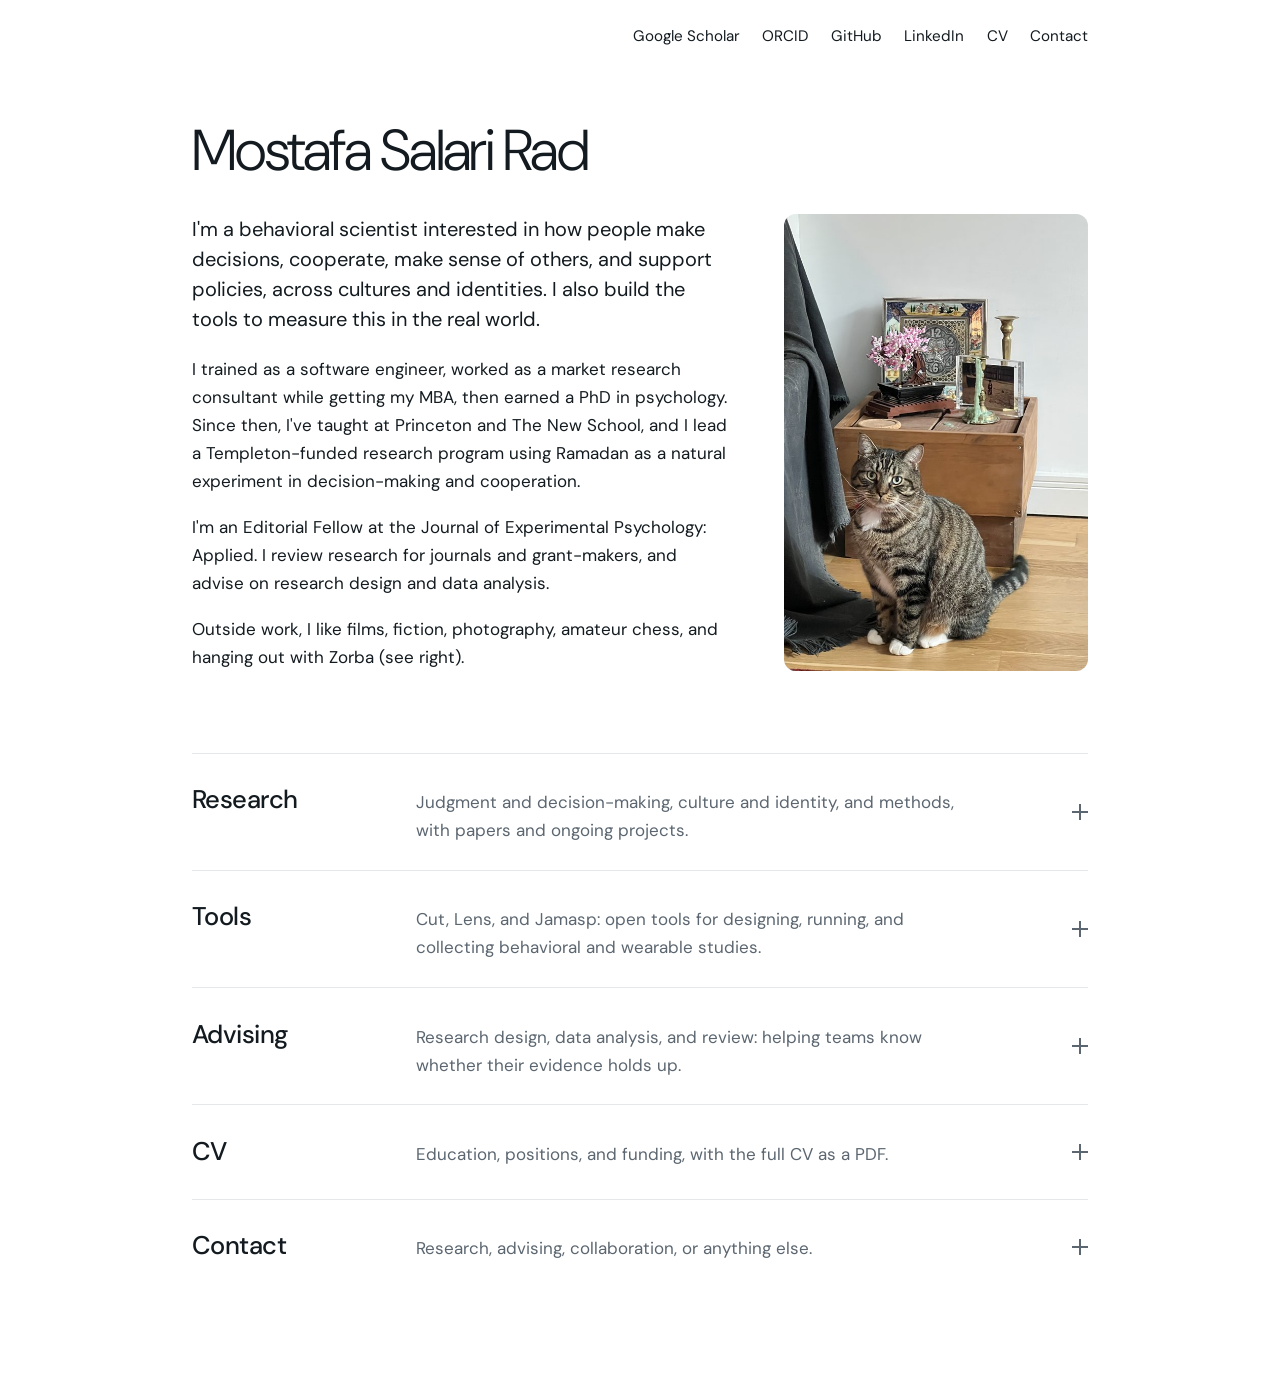
<file: index.html>
<!doctype html>
<html lang="en">
<head>
<meta charset="utf-8">
<meta name="viewport" content="width=device-width, initial-scale=1, viewport-fit=cover">
<title>Mostafa Salari Rad</title>
<meta name="description" content="Behavioral scientist studying decision-making, self-regulation, cooperation, and social cognition across cultures, and building tools to measure them.">
<link rel="canonical" href="https://salarirad.github.io/">
<link rel="icon" href="favicon-32.png" type="image/png" sizes="32x32">
<link rel="apple-touch-icon" href="apple-touch-icon.png">
<meta name="theme-color" content="#ffffff">
<meta property="og:type" content="website">
<meta property="og:site_name" content="Mostafa Salari Rad">
<meta property="og:title" content="Mostafa Salari Rad">
<meta property="og:description" content="Behavioral scientist studying decision-making, self-regulation, cooperation, and social cognition across cultures, and building tools to measure them.">
<meta property="og:url" content="https://salarirad.github.io/">
<meta property="og:image" content="https://salarirad.github.io/images/og.png">
<meta property="og:image:width" content="1200">
<meta property="og:image:height" content="630">
<meta property="og:image:alt" content="Mostafa Salari Rad: behavioral scientist studying decision-making, self-regulation, cooperation, and social cognition across cultures.">
<meta name="twitter:card" content="summary_large_image">
<link rel="preconnect" href="https://fonts.googleapis.com">
<link rel="preconnect" href="https://fonts.gstatic.com" crossorigin>
<link rel="stylesheet" href="https://fonts.googleapis.com/css2?family=DM+Mono:wght@400;500&family=DM+Sans:ital,opsz,wght@0,9..40,300;0,9..40,400;0,9..40,500;0,9..40,700;1,9..40,400&display=swap">
<link rel="stylesheet" href="style.css">
<script type="application/ld+json">
{
 "@context": "https://schema.org",
 "@type": "Person",
 "name": "Mostafa Salari Rad",
 "givenName": "Mostafa Salari",
 "familyName": "Rad",
 "alternateName": ["M. S. Rad", "Mostafa S. Rad"],
 "url": "https://salarirad.github.io/",
 "jobTitle": "Behavioral scientist",
 "description": "Behavioral scientist studying decision-making, self-regulation, cooperation, and social cognition across cultures, and building tools to measure them.",
 "knowsAbout": [
  "Judgment and decision-making",
  "Self-regulation",
  "Cross-cultural psychology",
  "Social cognition",
  "Research methods",
  "Wearable data collection"
 ],
 "alumniOf": [
  {
   "@type": "CollegeOrUniversity",
   "name": "The New School for Social Research"
  },
  {
   "@type": "CollegeOrUniversity",
   "name": "Sharif University of Technology"
  },
  {
   "@type": "CollegeOrUniversity",
   "name": "Amirkabir University of Technology"
  }
 ],
 "sameAs": [
  "https://scholar.google.com/citations?user=LlGgZYEAAAAJ",
  "https://orcid.org/0000-0003-4591-8678",
  "https://github.com/salarirad",
  "https://www.linkedin.com/in/mostafa-salari-rad-49074a20"
 ]
}
</script>
<script data-goatcounter="https://salarirad.goatcounter.com/count" async src="https://gc.zgo.at/count.js"></script>
</head>
<body>
<div class="wrap">

<header class="site-head">
  <nav aria-label="Profiles and CV">
    <a href="https://scholar.google.com/citations?user=LlGgZYEAAAAJ&amp;hl=en">Google Scholar</a>
    <a href="https://orcid.org/0000-0003-4591-8678">ORCID</a>
    <a href="https://github.com/salarirad">GitHub</a>
    <a href="https://www.linkedin.com/in/mostafa-salari-rad-49074a20">LinkedIn</a>
    <a href="cv.pdf">CV</a>
    <a href="#contact">Contact</a>
  </nav>
</header>

<main>
  <section class="intro">
    <h1>Mostafa Salari Rad</h1>
    <div class="bio">
      <p class="lede">I'm a behavioral scientist interested in how people make decisions, cooperate, make sense of others, and support policies, across cultures and identities. I also build the tools to measure this in the real world.</p>
      <p>I trained as a software engineer, worked as a market research consultant while getting my MBA, then earned a PhD in psychology. Since then, I've taught at Princeton and The New School, and I lead a Templeton-funded research program using Ramadan as a natural experiment in decision-making and cooperation.</p>
      <p>I'm an Editorial Fellow at the Journal of Experimental Psychology: Applied. I review research for journals and grant-makers, and advise on research design and data analysis.</p>
      <p>Outside work, I like films, fiction, photography, amateur chess, and hanging out with Zorba (see <span class="on-wide">right</span><span class="on-narrow">below</span>).</p>
    </div>
    <figure class="zorba">
      <img src="images/zorba-600.jpg" srcset="images/zorba-600.jpg 600w, images/zorba-1200.jpg 1200w" sizes="(max-width: 720px) min(100vw, 28rem), 19rem" width="600" height="900" alt="Zorba, a brown tabby cat with white paws, sitting on a wooden floor in front of a wooden crate." decoding="async">
    </figure>
  </section>

  <section class="doors" aria-label="Sections">
    <details class="door" id="research">
      <summary>
        <h2>Research</h2>
        <p class="teaser">Judgment and decision-making, culture and identity, and methods, with papers and ongoing projects.</p>
        <p class="lede">My research moves from the self to society, in three areas: how people make decisions and pursue their goals; how they perceive and categorize others, and how everyday beliefs and practices, like folk theories and rituals, shape cooperation, relationships, and policy views; and the methods and tools that let us study this beyond the lab. Across all three, I ask how much of it is cultural.</p>
        <span class="mark" aria-hidden="true"></span>
      </summary>
      <div class="panel">

      <details class="pillar" id="judgment">
        <summary>
          <h3>Judgment and decision-making</h3>
          <span class="count">5 papers</span>
          <span class="mark" aria-hidden="true"></span>
        </summary>
        <ul class="papers">
          <li class="paper">
            <h4><a href="https://doi.org/10.1080/2153599X.2025.2487277">Self-deprivation and cognition in Ramadan: Could fasting practice improve inhibitory control?</a></h4>
            <p class="cite">Religion, Brain &amp; Behavior, 2025</p>
            <p class="why">Over the month, fasters improved more in inhibitory control than non-fasters, especially those high in trait self-control.</p>
          </li>
          <li class="paper">
            <h4><a href="https://doi.org/10.1016/j.cresp.2023.100152">From self-deprivation to cooperation: How Ramadan fasting influences risk-aversion and decisions in resource dilemmas</a></h4>
            <p class="cite">Current Research in Ecological and Social Psychology, 2023 · <a href="papers/rad-2023-ramadan-cooperation-cresp.pdf">PDF</a></p>
            <p class="why">Fasting was linked to more risk-averse and more cooperative choices in anonymous resource dilemmas.</p>
          </li>
          <li class="paper">
            <h4><a href="https://doi.org/10.1037/mot0000310">Ramadan fasting as a goal-pursuit: Why people fast, and how motives affect their experience</a></h4>
            <p class="cite">Motivation Science, 2023</p>
            <p class="why">Why people fast shapes how hard the fast feels.</p>
          </li>
          <li class="paper">
            <h4><a href="https://doi.org/10.1177/01461672211070385">Temporary self-deprivation can impair cognitive control: Evidence from the Ramadan fast</a></h4>
            <p class="cite">Personality and Social Psychology Bulletin, 2022. Rad et al.</p>
            <p class="why">Food reminders made Ramadan fasters slower and less accurate on an unrelated control task, so chosen deprivation still taxes attention.</p>
          </li>
          <li class="paper">
            <h4><a href="https://doi.org/10.1017/S0140525X1700108X">Loss of control is not necessary to induce behavioral consequences of deprivation: The case of religious fasting during Ramadan</a></h4>
            <p class="cite">Behavioral and Brain Sciences, 2017. With Ginges · <a href="papers/rad-ginges-2017-bbs-commentary.pdf">PDF</a></p>
            <p class="why">Self-imposed deprivation produces risk and loss aversion even when people are in control, which challenges scarcity-only accounts.</p>
          </li>
        </ul>
      </details>

      <details class="pillar" id="culture">
        <summary>
          <h3>Culture, identity, and politics</h3>
          <span class="count">7 papers</span>
          <span class="mark" aria-hidden="true"></span>
        </summary>
        <ul class="papers">
          <li class="paper">
            <h4><a href="https://doi.org/10.5964/jspp.16905">Misperceptions in protest affect and action among resident and diaspora activists: Online versus on-the-ground in the 2009–2012 Iranian post-election protests</a></h4>
            <p class="cite">Journal of Social and Political Psychology, 2026 · <a href="papers/rad-2026-protest-misperceptions-jspp.pdf">PDF</a></p>
            <p class="why">Resident and diaspora activists from Iran's 2009 protests experienced them similarly, yet each misread the other: diaspora members imagined protests felt worse on the ground, and residents saw diaspora activists as focused on mechanics rather than purpose.</p>
          </li>
          <li class="paper">
            <h4><a href="https://doi.org/10.1371/journal.pone.0226967">Folk theories of gender and anti-transgender attitudes: Gender differences and policy preferences</a></h4>
            <p class="cite">PLoS ONE, 2019. Rad et al. · <a href="papers/rad-2019-folk-theories-gender-plos-one.pdf">PDF</a></p>
            <p class="why">Beliefs about what makes someone a man or a woman predict anti-transgender attitudes and policy preferences, and these differ by gender.</p>
          </li>
          <li class="paper">
            <h4><a href="https://doi.org/10.1073/pnas.1721165115">Toward a psychology of Homo sapiens: Making psychological science more representative of the human population</a></h4>
            <p class="cite">PNAS, 2018. Rad et al. · <a href="papers/rad-2018-psychology-of-homo-sapiens-pnas.pdf">PDF</a></p>
            <p class="why">Nearly all research in a leading psychology journal relies on Western samples yet generalizes to all humans; we proposed concrete reporting fixes.</p>
          </li>
          <li class="paper">
            <h4><a href="https://doi.org/10.1038/s41562-018-0334-3">Folk theories of nationality and anti-immigrant attitudes</a></h4>
            <p class="cite">Nature Human Behaviour, 2018. With Ginges</p>
            <p class="why">How people think nationality is acquired, by birth or by belonging, predicts their attitudes toward immigrants.</p>
          </li>
          <li class="paper">
            <h4><a href="https://doi.org/10.1002/ejsp.2326">The role of retributive justice and the use of international criminal tribunals in post-conflict reconciliation</a></h4>
            <p class="cite">European Journal of Social Psychology, 2018. Li et al.</p>
            <p class="why">How support for international criminal tribunals and retributive justice relates to reconciliation after conflict.</p>
          </li>
          <li class="paper">
            <h4><a href="https://drive.google.com/file/d/1GqmUSwEQmfU14FwVYw8axXj2UMcpRIgB/view?usp=sharing">Private rituals, public in mind, and the shifting scope of religious prosociality: Evidence from Ramadan</a></h4>
            <p class="cite"><span class="status">Under review</span> · <a href="https://drive.google.com/file/d/1GqmUSwEQmfU14FwVYw8axXj2UMcpRIgB/view?usp=sharing">Preprint</a></p>
            <p class="why">Fasting itself didn't make people more generous; making it salient did, and group-identity cues made giving parochial.</p>
          </li>
          <li class="paper">
            <h4><a href="https://osf.io/preprints/psyarxiv/jfysp">Directional asymmetry in reasoning about national and religious identity is category-specific: Evidence from Palestine, Israel, and the United States</a></h4>
            <p class="cite"><span class="status">Preprint</span>. With Ginges · <a href="https://osf.io/preprints/psyarxiv/jfysp">PsyArXiv</a></p>
            <p class="why">How people in Palestine, Israel, and the US think religious and national identity is inherited, and what that predicts.</p>
          </li>
        </ul>
      </details>

      <details class="pillar" id="methods">
        <summary>
          <h3>Methods</h3>
          <span class="count">2 papers</span>
          <span class="mark" aria-hidden="true"></span>
        </summary>
        <ul class="papers">
          <li class="paper">
            <h4><a href="https://drive.google.com/file/d/1_G2iBVuH57f477fYBTbti4zwpX02dwOZ/view?usp=sharing">Collecting data from wearable-device owners via crowdsourcing platforms: Architecture and feasibility</a></h4>
            <p class="cite"><span class="status">Under review</span>. With Radmanesh · <a href="https://drive.google.com/file/d/1_G2iBVuH57f477fYBTbti4zwpX02dwOZ/view?usp=sharing">Preprint</a></p>
            <p class="why">Recruiting people who already own Fitbits through Prolific yielded high data completeness across heart rate, sleep, and activity over 65 days.</p>
          </li>
          <li class="paper">
            <h4><a href="https://doi.org/10.23668/psycharchives.22649">Introducing Cut: An online platform for conducting synchronous interactive experiments</a></h4>
            <p class="cite"><span class="status">Poster</span>, SJDM 2016. With Ansarinia and Ginges</p>
            <p class="why">Cut ran interactive games inside surveys; its case study had 800 ultimatum games played by voters around the 2016 election.</p>
          </li>
        </ul>
      </details>

      <details class="pillar" id="ramadan">
        <summary>
          <h3>Ramadan as a natural experiment</h3>
          <span class="count">Program</span>
          <span class="mark" aria-hidden="true"></span>
        </summary>
        <div class="program">
          <p>Each year, hundreds of millions of people fast from dawn to sunset for a month. I lead a research program that uses Ramadan to study self-regulation, cognition, and cooperation outside the lab, supported by a $499,887 grant from the Templeton World Charity Foundation.</p>
        <p class="meta"><a href="https://salarirad.github.io/ramadan-mind/">Explore the program and its studies</a>. <a href="https://www.templetonworldcharity.org/projects-resources/project-database/30295">Project page at the Templeton World Charity Foundation</a>. In the media: <a href="https://www.templetonworldcharity.org/blog/divine-secrets-of-the-ramadan-fast-with-dr-mostafa-salari-rad-podcast">Stories of Impact podcast</a>, 2025.</p>
        </div>
      </details>

      <p class="more">The full list is on <a href="https://scholar.google.com/citations?user=LlGgZYEAAAAJ&amp;hl=en">Google Scholar</a>.</p>
      </div>
    </details>
    <details class="door" id="tools">
      <summary>
        <h2>Tools</h2>
        <p class="teaser">Cut, Lens, and Jamasp: open tools for designing, running, and collecting behavioral and wearable studies.</p>
        <p class="lede">I build open tools that take behavioral research out of the lab: design and run studies in the browser, and collect real-world data from wearables.</p>
        <span class="mark" aria-hidden="true"></span>
      </summary>
      <div class="panel">
        <section class="tools" aria-label="Tools">
        <article class="tool">
          <div>
            <h3>Jamasp</h3>
            <p class="years">Current</p>
          </div>
          <div>
            <p>Recruits people who already own wearables and collects their heart rate, sleep, and activity data, from consent through to an analysis-ready database. It pulls data both retroactively and going forward, for whatever period a study needs, and now connects through the Google Health API, beyond Fitbit.</p>
            <p>Researchers can query their data in plain language through a built-in chat assistant powered by Gemini.</p>
            <p>In a 65-day pilot with 41 Fitbit owners recruited through Prolific, Jamasp kept data completeness high across all three streams.</p>
            <p class="links"><a href="https://jamasp.app">jamasp.app</a> <a href="https://github.com/cutsocial/jamasp-public">Code and data from the pilot</a></p>
          </div>
          <figure class="shot"><a href="images/tool-jamasp.jpg" aria-label="Open the full-size image"><img src="images/tool-jamasp.jpg" width="800" height="621" alt="The Jamasp researcher dashboard: participants, wear time, resting heart rate, sleep and steps, with charts of heart rate and steps by hour of day." loading="lazy" decoding="async"></a></figure>
        </article>

        <article class="tool">
          <div>
            <h3>Lens</h3>
            <p class="years">Co-creator, 2018–present</p>
          </div>
          <div>
            <p>Mix surveys with interactive tasks, from risk and inhibition to memory and economic games, in one study file that runs in any browser, in any language. Lens 2.0 also runs live multiplayer games, matching participants in real time inside a survey. Funded by The New School, APS, and the Templeton World Charity Foundation, and used across my Ramadan studies.</p>
            <p class="links"><a href="https://cut.social/demo.html">Try the tasks</a> <a href="https://lens.cut.social/#/builder">Study builder</a> <a href="https://github.com/cutsocial/lens">Source on GitHub</a></p>
          </div>
          <figure class="shot"><a href="images/tool-lens.jpg" aria-label="Open the full-size image"><img src="images/tool-lens.jpg" width="800" height="500" alt="Three Lens tasks on a phone: a Stroop trial, the balloon risk task, and an ultimatum game where tokens are split between players." loading="lazy" decoding="async"></a></figure>
        </article>

        <article class="tool">
          <div>
            <h3>Cut</h3>
            <p class="years">2014–2018, Lens's predecessor</p>
          </div>
          <div>
            <p>A full experiment platform with real-time multiplayer games: participants were matched live for ultimatum and dictator games, with configurable bots stepping in when no partner was available. It also included a visual study designer, Mechanical Turk management, and multilingual support. It ran our early Ramadan studies and a 2016 election study. Its live games now run in Lens.</p>
            <p class="links"><a href="https://cut.social/about.html">History on cut.social</a> <a href="https://doi.org/10.23668/psycharchives.22649">2016 SJDM poster</a></p>
          </div>
          <figure class="shot"><a href="images/tool-cut.jpg" aria-label="Open the full-size image"><img src="images/tool-cut.jpg" width="800" height="350" alt="Cut's ultimatum game: the participant and the other player each with a share of cupcakes, a scoreboard, and a Next Round button." loading="lazy" decoding="async"></a></figure>
        </article>
      </section>
      </div>
    </details>
    <details class="door" id="advising">
      <summary>
        <h2>Advising</h2>
        <p class="teaser">Research design, data analysis, and review: helping teams know whether their evidence holds up.</p>
        <p class="lede">I help teams design research and judge whether their evidence holds up, before they fund it, publish it, or act on it.</p>
        <span class="mark" aria-hidden="true"></span>
      </summary>
      <div class="panel">
        <section class="offers" aria-label="What I do">
        <div class="offer">
          <h3>Research design</h3>
          <p>Experiments, surveys, and measurement, including online and wearable studies.</p>
        </div>
        <div class="offer">
          <h3>Data analysis</h3>
          <p>Statistical modeling in R, SQL, and Python, from cleaning messy data to a clear answer.</p>
        </div>
        <div class="offer">
          <h3>Research review</h3>
          <p>Evaluating studies, proposals, and evidence claims, including internal studies, vendor reports, and A/B tests.</p>
        </div>
        <div class="offer">
          <h3>Workshops and training</h3>
          <p>Data literacy for non-researchers: reading data, spotting weak evidence, and asking the right questions. Also statistics, research methods, and decision-making for teams.</p>
        </div>
      </section>
      </div>
    </details>
    <details class="door" id="cv">
      <summary>
        <h2>CV</h2>
        <p class="teaser">Education, positions, and funding, with the full CV as a PDF.</p>
        <p class="lede">Education, positions, and funding at a glance. The full CV adds publications, talks, teaching, and service.</p>
        <span class="mark" aria-hidden="true"></span>
      </summary>
      <div class="panel">
        <p class="cv-download"><a href="cv.pdf">Download the full CV (PDF)</a></p>
        <section class="cv-group" aria-labelledby="cv-positions">
          <h3 id="cv-positions">Positions</h3>
          <ul>
            <li><span>Editorial Fellow, <cite>Journal of Experimental Psychology: Applied</cite></span><span class="when">2026–present</span></li>
            <li><span>Founder, Jamasp</span><span class="when">2024–present</span></li>
            <li><span>Principal Investigator, Templeton World Charity Foundation grant on the Ramadan fast</span><span class="when">2022–2026</span></li>
            <li><span>Research Fellow and Lecturer in Statistics, The New School for Social Research</span><span class="when">2021–2026</span></li>
            <li><span>Lecturer, Department of Psychology, Princeton University</span><span class="when">2020–2021</span></li>
            <li><span>Co-founder, Lens</span><span class="when">2018–present</span></li>
            <li><span>Postdoctoral Research Associate, Kahneman-Treisman Center for Behavioral Science &amp; Public Policy, Princeton University</span><span class="when">2017–2019</span></li>
            <li><span>Postdoctoral Fellow, Department of Psychology, The New School for Social Research</span><span class="when">2016–2017</span></li>
          </ul>
        </section>
        <section class="cv-group" aria-labelledby="cv-education">
          <h3 id="cv-education">Education</h3>
          <ul>
            <li><span>PhD in Cognitive, Social, and Developmental Psychology, The New School for Social Research</span><span class="when">2016</span></li>
            <li><span>MBA, Sharif University of Technology</span><span class="when">2010</span></li>
            <li><span>BSc in Computer Engineering, Amirkabir University of Technology (Tehran Polytechnic)</span><span class="when">2007</span></li>
          </ul>
        </section>
        <section class="cv-group" aria-labelledby="cv-funding">
          <h3 id="cv-funding">Funding</h3>
          <ul>
            <li><span>Understanding the Psychological, Behavioral, and Social Outcomes of the Ramadan Fast. Principal Investigator, Templeton World Charity Foundation ($499,887)</span><span class="when">2022–2026</span></li>
            <li><span>APS Fund for Teaching and Public Understanding of Psychological Science ($5,000)</span><span class="when">2017</span></li>
            <li><span>New Challenge Social Innovation Initiative, The New School ($5,000)</span><span class="when">2015</span></li>
          </ul>
        </section>
      </div>
    </details>
    <details class="door" id="contact">
      <summary>
        <h2>Contact</h2>
        <p class="teaser">Research, advising, collaboration, or anything else.</p>
        <p class="lede">Send a message here and I'll reply by email.</p>
        <span class="mark" aria-hidden="true"></span>
      </summary>
      <div class="panel">
        <form class="contact-form" action="https://formspree.io/f/xnppldzn" method="POST">
          <div class="field">
            <label for="cf-name">Name</label>
            <input id="cf-name" name="name" type="text" autocomplete="name" required>
          </div>
          <div class="field">
            <label for="cf-email">Email</label>
            <input id="cf-email" name="email" type="email" autocomplete="email" required>
          </div>
          <div class="field field-wide">
            <label for="cf-message">Message</label>
            <textarea id="cf-message" name="message" rows="6" required></textarea>
          </div>
          <input type="text" name="_gotcha" class="trap" tabindex="-1" autocomplete="off" aria-hidden="true">
          <div class="form-foot">
            <button type="submit">Send message</button>
            <p class="form-status" role="status" aria-live="polite"></p>
          </div>
        </form>
      </div>
    </details>
  </section>

</main>


</div>
<script>
// Open a section from a link (#research etc.) and keep the address bar in step with what's open.
(function () {
  function openId(id, scroll) {
    var d = document.getElementById(id);
    if (!d || d.tagName !== 'DETAILS') return;
    for (var x = d; x; x = x.parentElement && x.parentElement.closest('details')) x.open = true;
    if (scroll) d.scrollIntoView({ block: 'start' });
  }
  openId(location.hash.slice(1), true);
  window.addEventListener('hashchange', function () { openId(location.hash.slice(1), true); });
  document.querySelectorAll('.site-head a[href^="#"]').forEach(function (a) {
    a.addEventListener('click', function (e) {
      e.preventDefault();
      var id = a.getAttribute('href').slice(1);
      openId(id, true);
      history.replaceState(null, '', '#' + id);
    });
  });
  document.querySelectorAll('details.door').forEach(function (d) {
    d.addEventListener('toggle', function () {
      if (d.open) history.replaceState(null, '', '#' + d.id);
      else if (location.hash === '#' + d.id) history.replaceState(null, '', location.pathname);
    });
  });
})();
</script>
<script>
// Contact form: send to Formspree in place and show the result under the button.
(function () {
  var f = document.querySelector('.contact-form');
  if (!f) return;
  var status = f.querySelector('.form-status'), btn = f.querySelector('button');
  f.addEventListener('submit', function (e) {
    e.preventDefault();
    btn.disabled = true; status.textContent = 'Sending…'; status.className = 'form-status';
    fetch(f.action, { method: 'POST', body: new FormData(f), headers: { Accept: 'application/json' } })
      .then(function (r) {
        if (!r.ok) throw new Error();
        f.reset(); status.textContent = 'Thanks, your message was sent.'; status.className = 'form-status ok';
      })
      .catch(function () {
        status.textContent = 'Sorry, that didn\u2019t go through. Please try again, or reach me on LinkedIn.'; status.className = 'form-status err';
      })
      .then(function () { btn.disabled = false; });
  });
})();
</script>
</body>
</html>
</file>
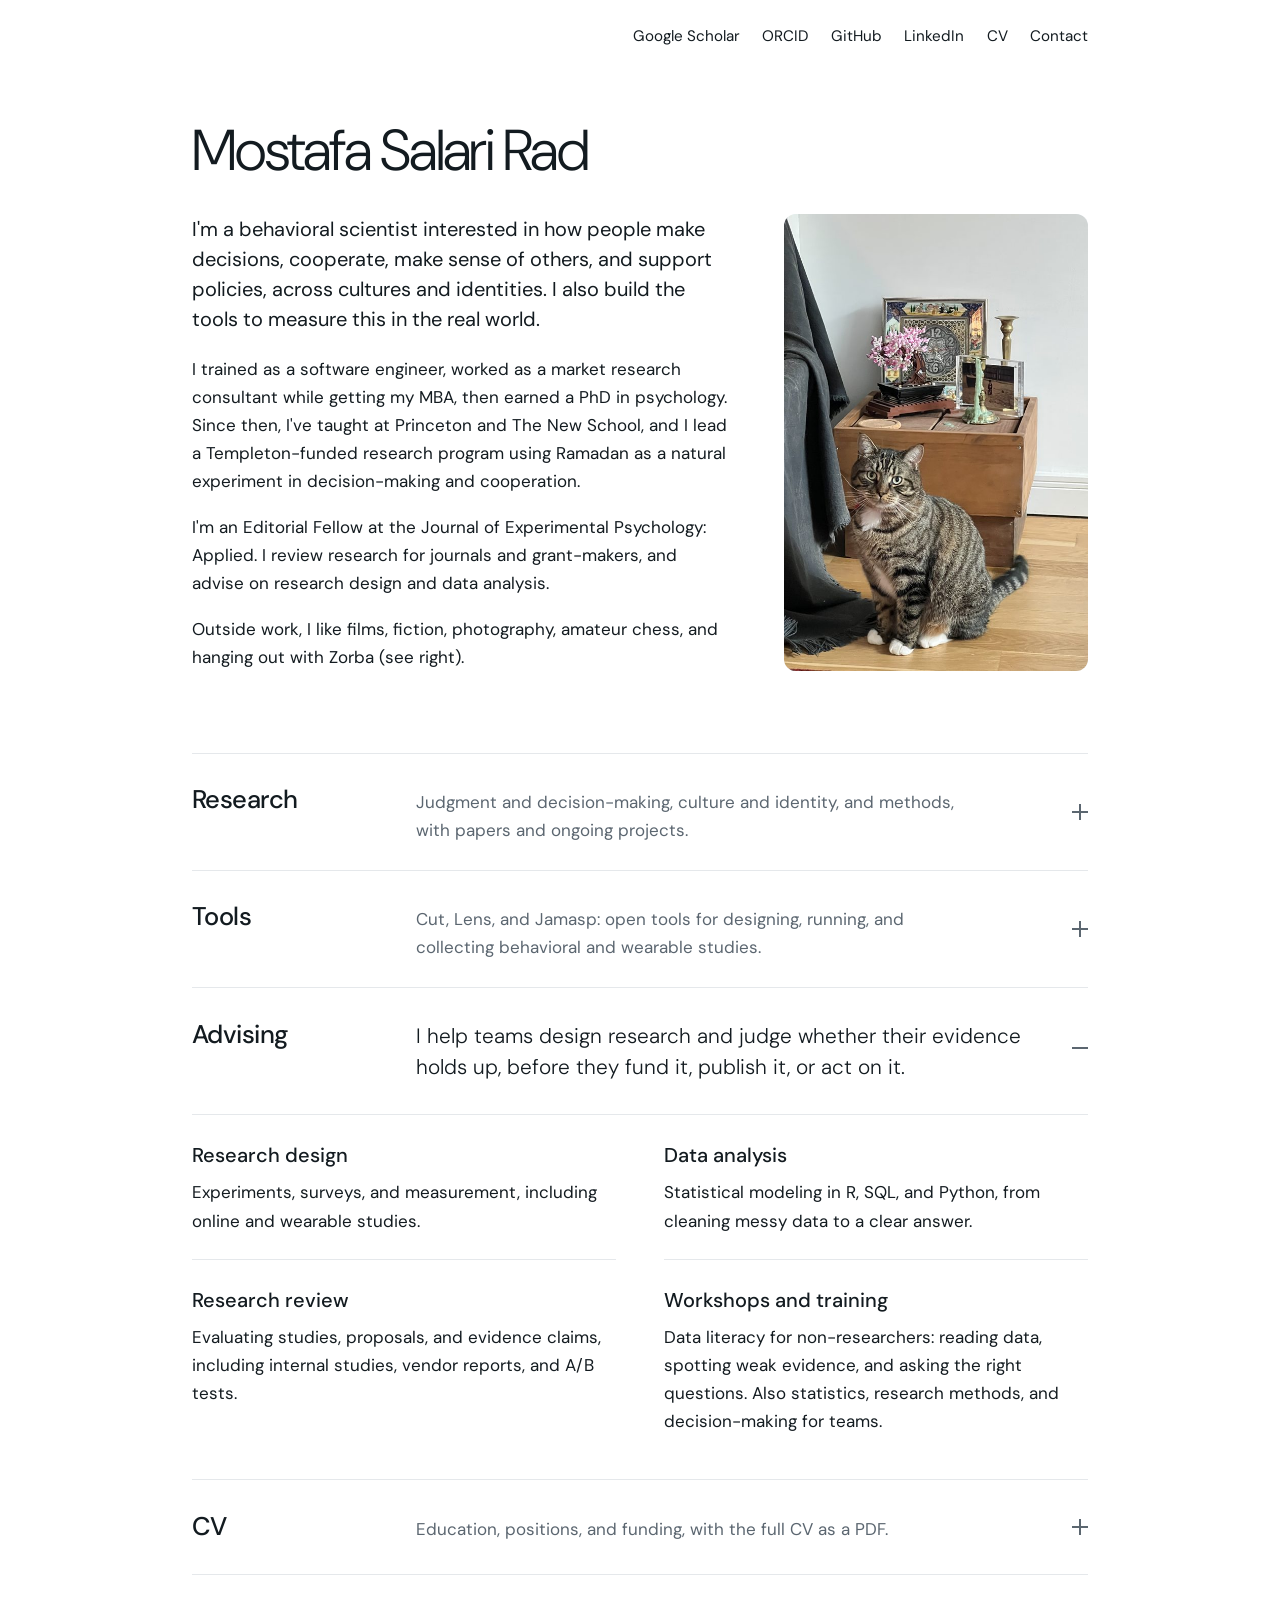
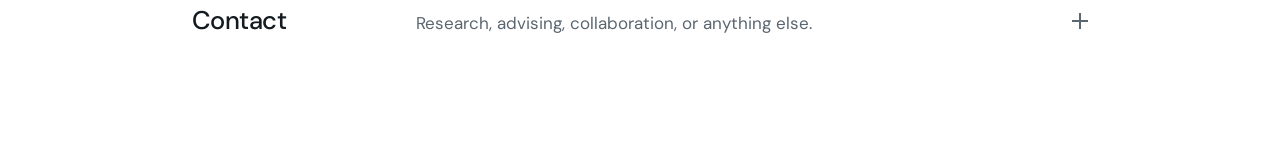
<file: advising.html>
<!doctype html>
<html lang="en">
<head>
<meta charset="utf-8">
<meta name="viewport" content="width=device-width, initial-scale=1, viewport-fit=cover">
<title>Advising · Mostafa Salari Rad</title>
<meta name="description" content="Research design, data analysis, research review, and data literacy training from behavioral scientist Mostafa Salari Rad.">
<link rel="icon" href="favicon-32.png" type="image/png" sizes="32x32">
<link rel="apple-touch-icon" href="apple-touch-icon.png">
<meta name="theme-color" content="#ffffff">
<meta property="og:type" content="website">
<meta property="og:site_name" content="Mostafa Salari Rad">
<meta property="og:title" content="Advising · Mostafa Salari Rad">
<meta property="og:description" content="Research design, data analysis, research review, and data literacy training from behavioral scientist Mostafa Salari Rad.">
<meta property="og:url" content="https://salarirad.github.io/advising.html">
<meta property="og:image" content="https://salarirad.github.io/images/og.png">
<meta property="og:image:width" content="1200">
<meta property="og:image:height" content="630">
<meta property="og:image:alt" content="Mostafa Salari Rad: behavioral scientist studying decision-making, self-regulation, cooperation, and social cognition across cultures.">
<meta name="twitter:card" content="summary_large_image">
<link rel="canonical" href="https://salarirad.github.io/">
<meta name="robots" content="noindex, follow">
<meta http-equiv="refresh" content="0; url=./#advising">
<script>location.replace('./#advising');</script>
</head>
<body>
<p>Advising is now part of the home page: <a href="./#advising">salarirad.github.io/#advising</a>.</p>
</body>
</html>
</file>
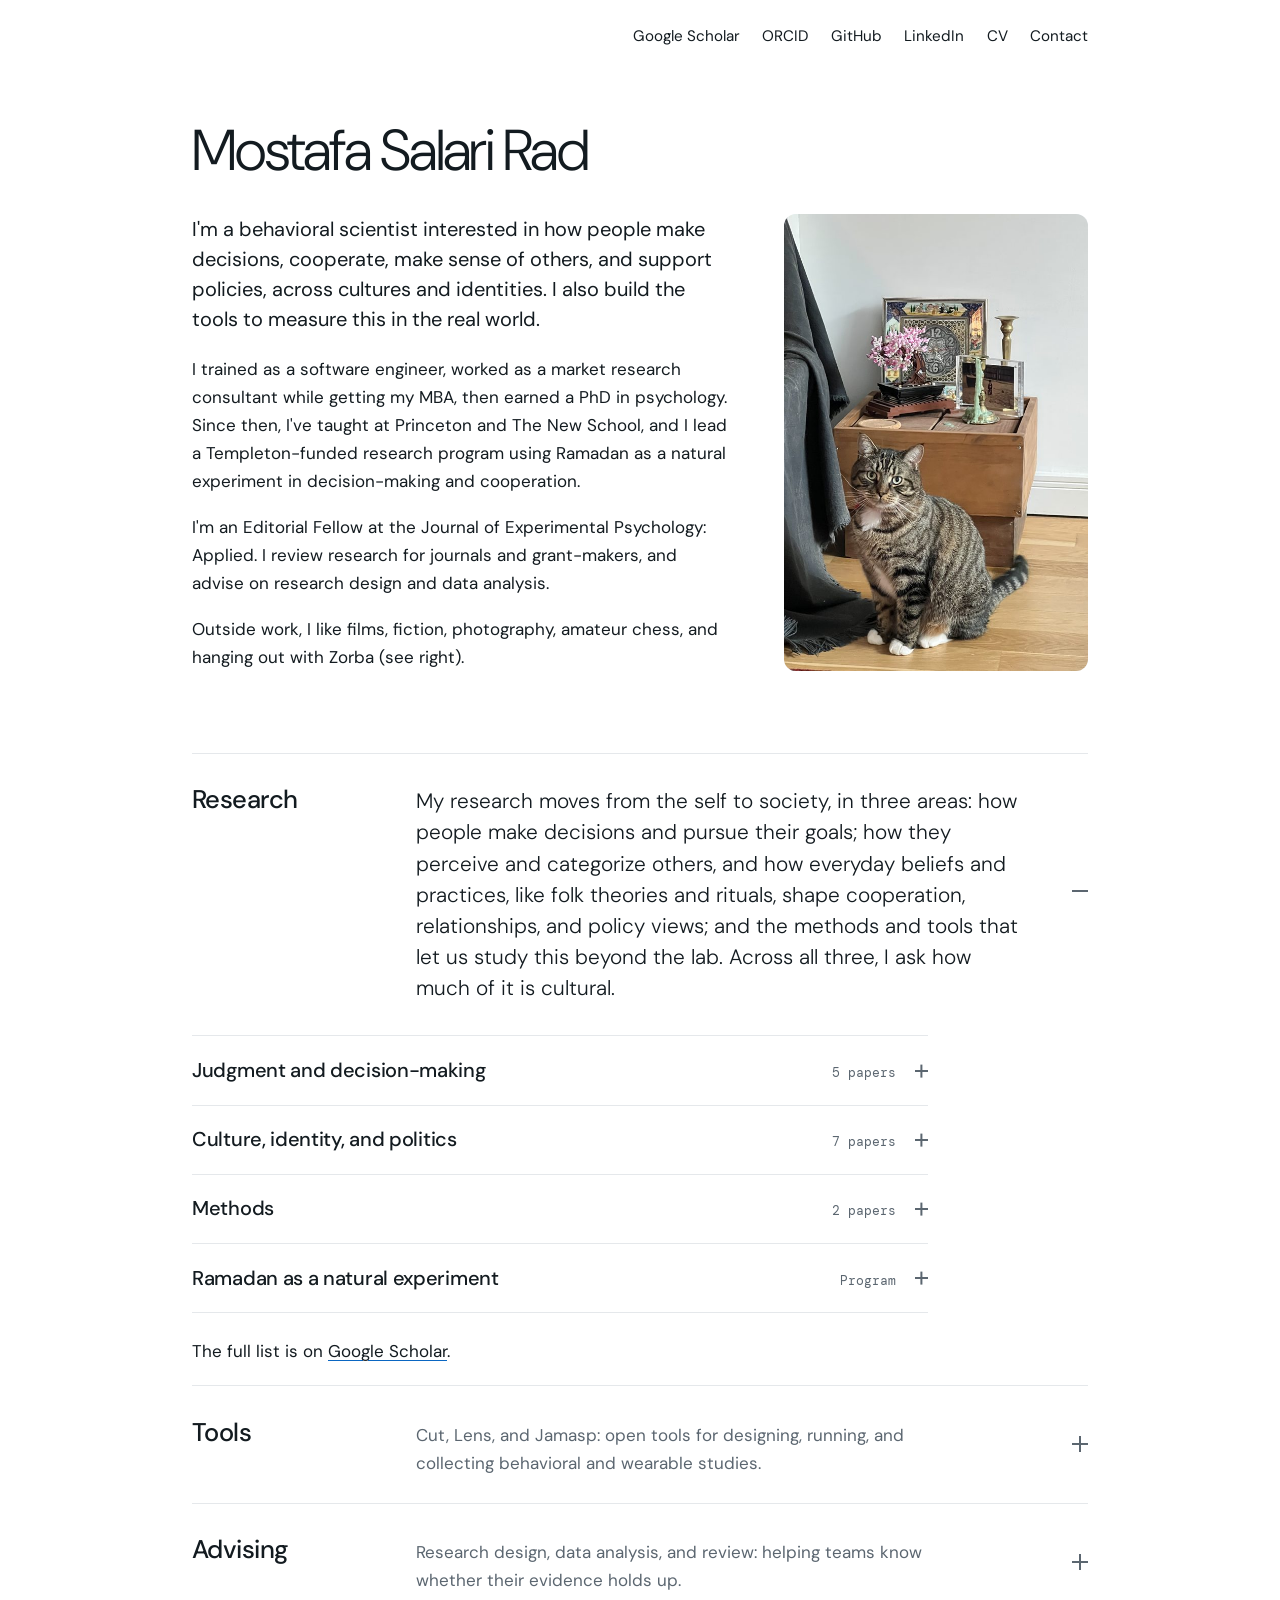
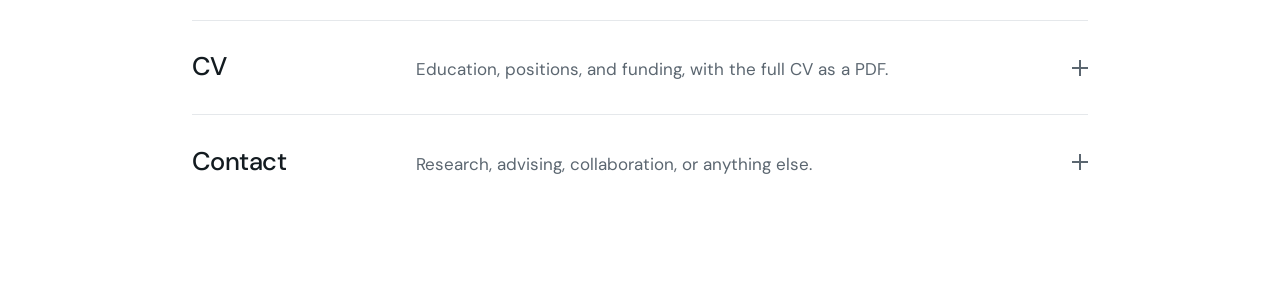
<file: research.html>
<!doctype html>
<html lang="en">
<head>
<meta charset="utf-8">
<meta name="viewport" content="width=device-width, initial-scale=1, viewport-fit=cover">
<title>Research · Mostafa Salari Rad</title>
<meta name="description" content="Research by Mostafa Salari Rad on decisions, goal pursuit, social cognition, cooperation, and policy views across cultures.">
<link rel="icon" href="favicon-32.png" type="image/png" sizes="32x32">
<link rel="apple-touch-icon" href="apple-touch-icon.png">
<meta name="theme-color" content="#ffffff">
<meta property="og:type" content="website">
<meta property="og:site_name" content="Mostafa Salari Rad">
<meta property="og:title" content="Research · Mostafa Salari Rad">
<meta property="og:description" content="Research by Mostafa Salari Rad on decisions, goal pursuit, social cognition, cooperation, and policy views across cultures.">
<meta property="og:url" content="https://salarirad.github.io/research.html">
<meta property="og:image" content="https://salarirad.github.io/images/og.png">
<meta property="og:image:width" content="1200">
<meta property="og:image:height" content="630">
<meta property="og:image:alt" content="Mostafa Salari Rad: behavioral scientist studying decision-making, self-regulation, cooperation, and social cognition across cultures.">
<meta name="twitter:card" content="summary_large_image">
<link rel="canonical" href="https://salarirad.github.io/">
<meta name="robots" content="noindex, follow">
<meta http-equiv="refresh" content="0; url=./#research">
<script>location.replace('./#research');</script>
</head>
<body>
<p>Research is now part of the home page: <a href="./#research">salarirad.github.io/#research</a>.</p>
</body>
</html>
</file>
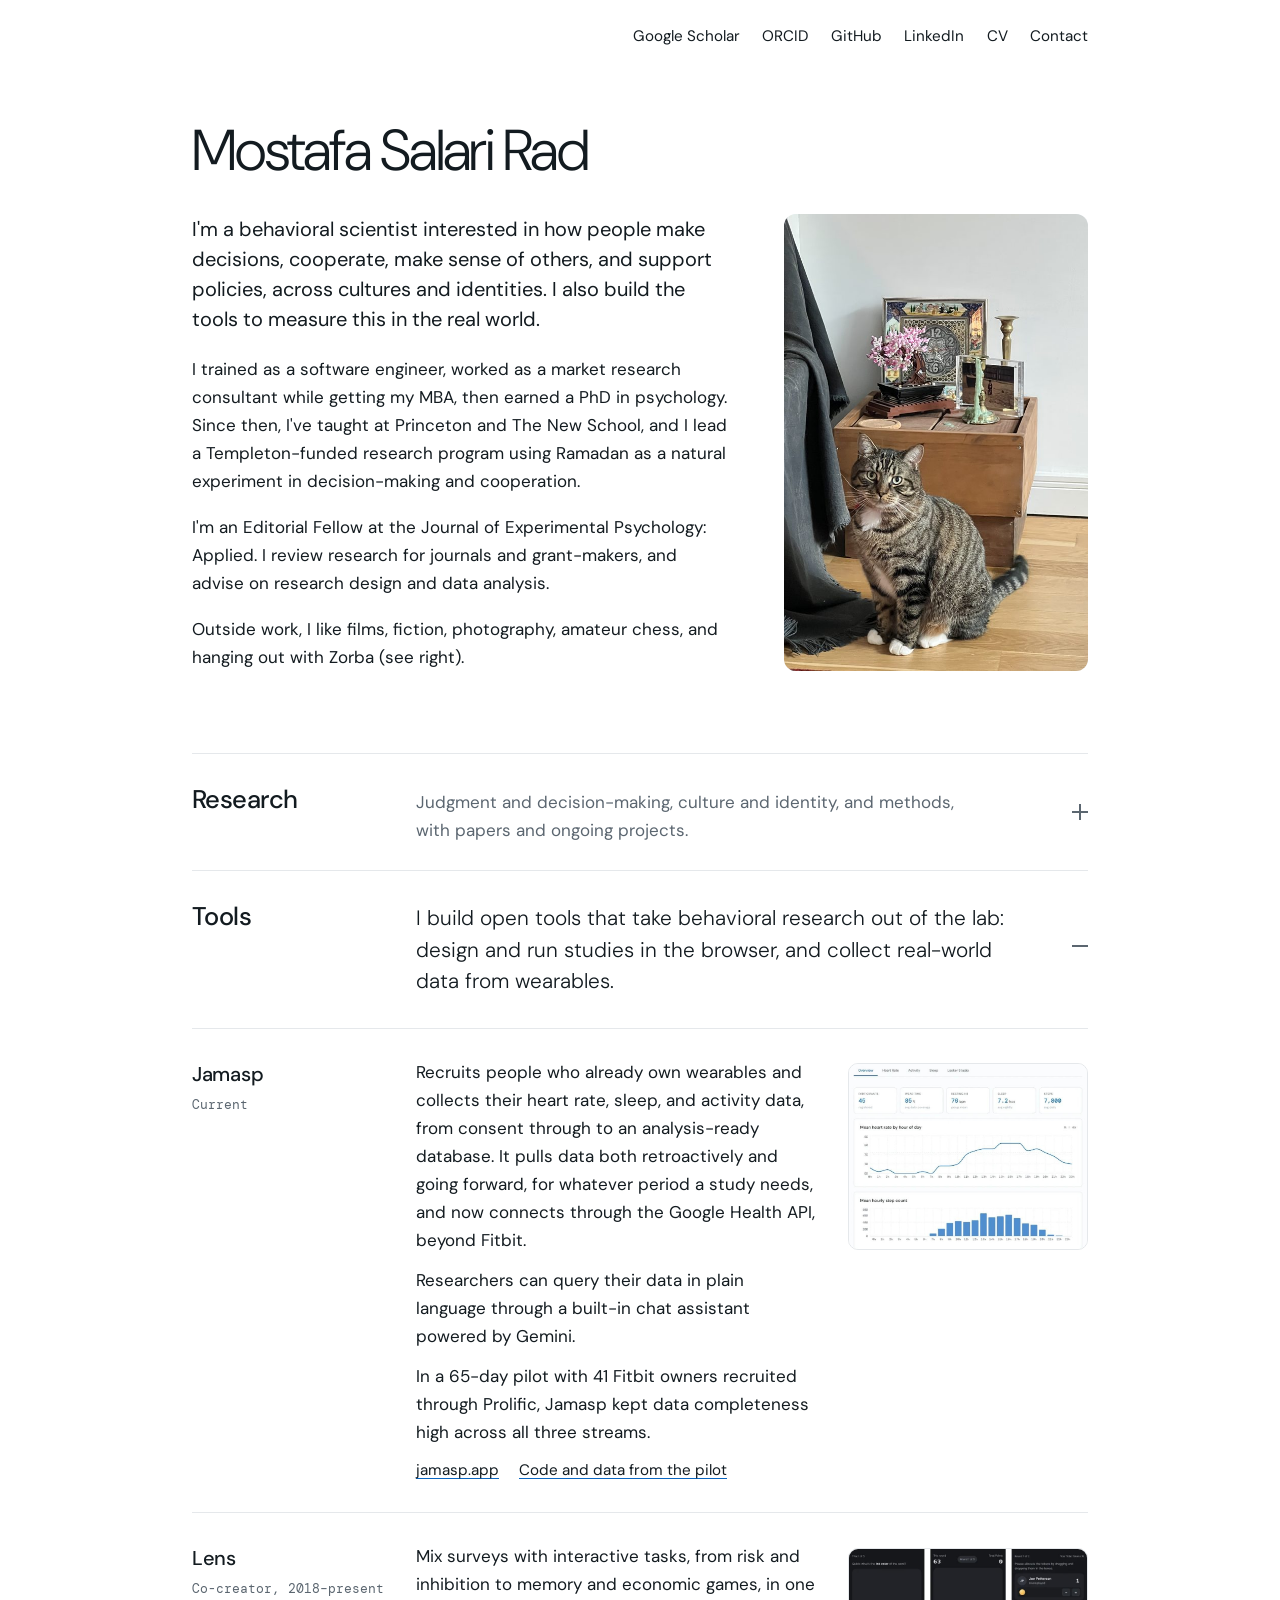
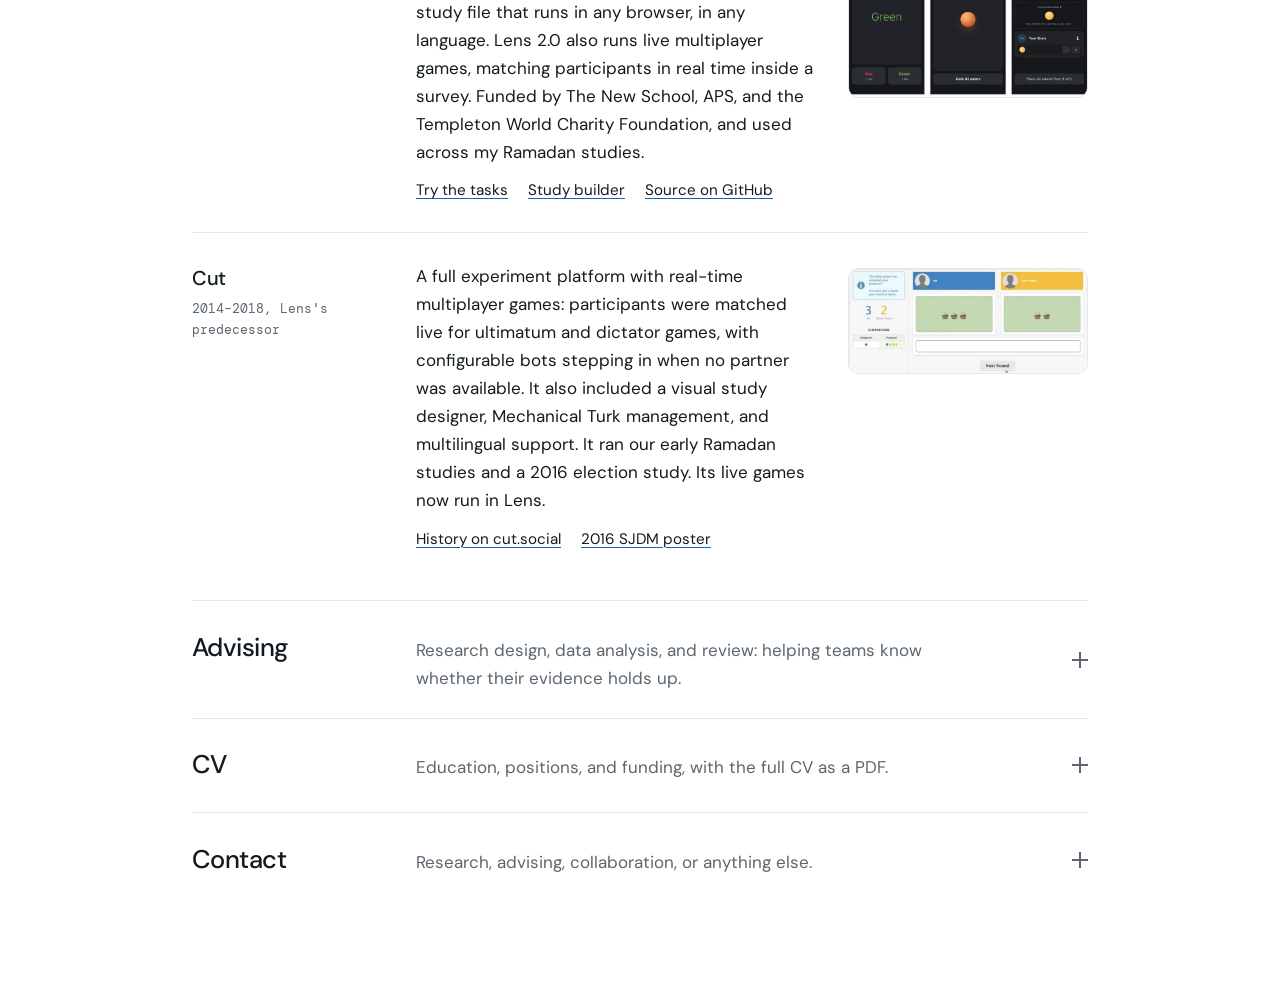
<file: tools.html>
<!doctype html>
<html lang="en">
<head>
<meta charset="utf-8">
<meta name="viewport" content="width=device-width, initial-scale=1, viewport-fit=cover">
<title>Tools · Mostafa Salari Rad</title>
<meta name="description" content="Open research tools by Mostafa Salari Rad: Cut, Lens, and Jamasp, for running behavioral studies in the browser and collecting wearable data.">
<link rel="icon" href="favicon-32.png" type="image/png" sizes="32x32">
<link rel="apple-touch-icon" href="apple-touch-icon.png">
<meta name="theme-color" content="#ffffff">
<meta property="og:type" content="website">
<meta property="og:site_name" content="Mostafa Salari Rad">
<meta property="og:title" content="Tools · Mostafa Salari Rad">
<meta property="og:description" content="Open research tools by Mostafa Salari Rad: Cut, Lens, and Jamasp, for running behavioral studies in the browser and collecting wearable data.">
<meta property="og:url" content="https://salarirad.github.io/tools.html">
<meta property="og:image" content="https://salarirad.github.io/images/og.png">
<meta property="og:image:width" content="1200">
<meta property="og:image:height" content="630">
<meta property="og:image:alt" content="Mostafa Salari Rad: behavioral scientist studying decision-making, self-regulation, cooperation, and social cognition across cultures.">
<meta name="twitter:card" content="summary_large_image">
<link rel="canonical" href="https://salarirad.github.io/">
<meta name="robots" content="noindex, follow">
<meta http-equiv="refresh" content="0; url=./#tools">
<script>location.replace('./#tools');</script>
</head>
<body>
<p>Tools is now part of the home page: <a href="./#tools">salarirad.github.io/#tools</a>.</p>
</body>
</html>
</file>
<file: style.css>
/* Style matched to Jamasp: DM Sans with DM Mono for small labels, plain white, one blue. */
:root {
  --paper: #ffffff;
  --ink: #131b20;
  --muted: #5b6670;
  --rule: #e5e8eb;
  --accent: #0a66c2;     /* Jamasp blue */
  --wash: #eef4fb;       /* pale blue surface for callouts and the photo frame */

  --display: "DM Sans", "Helvetica Neue", Arial, sans-serif;
  --body: "DM Sans", "Helvetica Neue", Arial, sans-serif;
  --mono: "DM Mono", ui-monospace, Menlo, Consolas, monospace;

  --step-0: 1.0625rem;
  --step-1: 1.25rem;
  --step-2: 1.6rem;
  --step-3: clamp(2.4rem, 6vw, 3.6rem);
  --measure: 38rem;
}
@media (prefers-color-scheme: dark) {
  :root:not([data-theme="light"]) {
    --paper: #0e1317; --ink: #e6ebee; --muted: #98a3ad; --rule: #26313a;
    --accent: #5ea8f5; --wash: #15202a; color-scheme: dark;
  }
}
:root[data-theme="dark"] {
  --paper: #0e1317; --ink: #e6ebee; --muted: #98a3ad; --rule: #26313a;
  --accent: #5ea8f5; --wash: #15202a; color-scheme: dark;
}

* { box-sizing: border-box; }
html { -webkit-text-size-adjust: 100%; }
body {
  margin: 0;
  background: var(--paper);
  color: var(--ink);
  font-family: var(--body);
  font-size: var(--step-0);
  line-height: 1.65;
  padding-inline: 20px;
}
.wrap { max-width: 56rem; margin: 0 auto; }
a { color: inherit; text-decoration-color: var(--accent); text-underline-offset: 0.18em; text-decoration-thickness: 1px; }
a:hover { color: var(--accent); }
a:focus-visible { outline: 2px solid var(--accent); outline-offset: 3px; border-radius: 2px; }

/* Header */
.site-head {
  display: flex; flex-wrap: wrap; align-items: baseline; justify-content: space-between;
  gap: 0.75rem 2rem; padding-block: 1.5rem 0;
  font-family: var(--display); font-size: 0.95rem;
}
.site-head .home { font-weight: 600; text-decoration: none; }
.site-head nav { margin-left: auto; display: flex; flex-wrap: wrap; gap: 0.4rem 1.4rem; }
.site-head nav a { text-decoration: none; color: var(--ink); }
.site-head nav a:hover, .site-head nav a[aria-current="page"] { color: var(--accent); }
.site-head nav a[aria-current="page"] { box-shadow: inset 0 -2px 0 var(--accent); }

/* Intro */
.intro {
  padding-block: 4.5rem 3rem;
  display: grid; grid-template-columns: minmax(0, 1fr) 19rem;
  column-gap: 3.5rem; align-items: stretch;
}
.intro h1 { grid-column: 1 / -1; }
/* Photo fills the bio's height: top meets the lede, bottom meets the last line. */
.zorba { position: relative; margin: 0 0 1.05em; min-height: 20rem; }
.zorba img {
  position: absolute; inset: 0; width: 100%; height: 100%;
  object-fit: cover; object-position: 50% 75%;
  background: var(--wash); border-radius: 12px;
}
h1 {
  font-family: var(--display); font-weight: 300; font-size: var(--step-3);
  line-height: 1.05; letter-spacing: -0.03em; margin: 0 0 2rem; text-wrap: balance;
}
.creds { font-family: var(--display); font-size: var(--step-1); color: var(--muted); margin: 0 0 2.2rem; letter-spacing: 0.01em; }
.bio { max-width: var(--measure); }
.bio p { margin: 0 0 1.05em; }
.bio .lede { font-size: var(--step-1); line-height: 1.5; }
.on-narrow { display: none; }


/* Doors: the page's main rows. Each opens in place. */
:root { interpolate-size: allow-keywords; }
.doors { border-top: 1px solid var(--rule); margin-block: 1rem 5rem; }
.door { border-bottom: 1px solid var(--rule); scroll-margin-top: 1rem; }
.door:last-child { border-bottom: 0; }
.door > summary {
  display: grid; grid-template-columns: 12rem minmax(0, 1fr) 1.5rem; gap: 0.5rem 2rem;
  align-items: baseline; padding-block: 1.6rem;
  text-decoration: none; color: var(--ink); cursor: pointer; list-style: none;
}
.door > summary::-webkit-details-marker { display: none; }
.door h2 {
  font-family: var(--display); font-weight: 500; font-size: var(--step-2);
  letter-spacing: -0.02em; margin: 0; transition: color 120ms ease;
}
.door .teaser { margin: 0; color: var(--muted); max-width: 34rem; }
.door > summary .lede { display: none; }
.door[open] > summary .teaser { display: none; }
.door[open] > summary .lede { display: block; margin: 0; font-size: 1.3rem; font-weight: 300; line-height: 1.5; max-width: var(--measure); color: var(--ink); }
.door > summary:hover h2,
.door > summary:focus-visible h2 { color: var(--accent); }
.door:hover { border-bottom-color: var(--accent); }
.door > summary:focus-visible { outline: 2px solid var(--accent); outline-offset: 4px; }

/* Plus that turns into a minus when the row is open. */
.mark { position: relative; justify-self: end; align-self: center; width: 1rem; height: 1rem; color: var(--muted); }
.mark::before, .mark::after {
  content: ""; position: absolute; left: 0; top: 50%; width: 100%; height: 2px;
  margin-top: -1px; background: currentColor; transition: transform 200ms ease;
}
.mark::after { transform: rotate(90deg); }
.door[open] > summary .mark::after, .pillar[open] > summary .mark::after { transform: rotate(0deg); }
.door > summary:hover .mark { color: var(--accent); }

.panel { padding-block: 0.4rem 1.25rem; }
.door::details-content {
  block-size: 0; overflow: hidden;
  transition: block-size 280ms ease, content-visibility 280ms allow-discrete;
}
.door[open]::details-content { block-size: auto; }
.pillar::details-content {
  block-size: 0; overflow: hidden;
  transition: block-size 240ms ease, content-visibility 240ms allow-discrete;
}
.pillar[open]::details-content { block-size: auto; }

/* CV row: grouped highlights, years flush right. */
.cv-download { font-family: var(--display); margin: 0 0 2rem; }
.cv-group {
  display: grid; grid-template-columns: 12rem minmax(0, 1fr); gap: 0.5rem 2rem;
  padding-block: 1.4rem; border-top: 1px solid var(--rule);
}
.cv-group h3 { font-family: var(--display); font-weight: 500; font-size: var(--step-1); margin: 0; }
.cv-group ul { list-style: none; margin: 0; padding: 0; min-width: 0; }
.cv-group li { display: flex; justify-content: space-between; gap: 1.5rem; padding-block: 0.3rem; }
.cv-group .when { font-family: var(--mono); font-size: 0.8rem; color: var(--muted); white-space: nowrap; padding-top: 0.15em; }
.cv-group cite { font-style: italic; }
@media (max-width: 720px) { .cv-group { grid-template-columns: minmax(0, 1fr); } }


@media (max-width: 720px) {
  .intro { padding-block: 2.5rem 2rem; grid-template-columns: minmax(0, 1fr); }
  .on-wide { display: none; }
  .on-narrow { display: inline; }
  /* On phones the image sets its own height, so Safari never collapses the frame. */
  .zorba { width: 100%; max-width: 28rem; min-height: 0; margin-top: 0.5rem; align-self: start; }
  .zorba img { position: static; height: auto; aspect-ratio: 4 / 5; }
  .site-head nav { gap: 0.4rem 0.9rem; }
  .door > summary { grid-template-columns: minmax(0, 1fr) 1.5rem; gap: 0.35rem 1rem; }
  .door .mark { grid-column: 2; grid-row: 1; }
  .door .teaser, .door .lede { grid-column: 1 / -1; grid-row: 2; }
  .door[open] > summary .lede { font-size: 1.15rem; }
}
@media (prefers-reduced-motion: reduce) { *, .door::details-content { transition: none !important; } }

/* Contact form */
.contact-form { display: grid; grid-template-columns: repeat(2, minmax(0, 1fr)); gap: 1rem 1.5rem; max-width: 40rem; padding-top: 0.5rem; }
.field { display: flex; flex-direction: column; gap: 0.35rem; min-width: 0; }
.field-wide, .form-foot { grid-column: 1 / -1; }
.field label { font-family: var(--mono); font-size: 0.8rem; color: var(--muted); }
.field input, .field textarea {
  font: inherit; color: var(--ink); background: var(--paper);
  border: 1px solid var(--rule); border-radius: 8px; padding: 0.6rem 0.75rem; width: 100%;
}
.field textarea { resize: vertical; min-height: 8rem; }
.field input:focus, .field textarea:focus { outline: 2px solid var(--accent); outline-offset: 0; border-color: var(--accent); }
.trap { position: absolute; left: -9999px; width: 1px; height: 1px; opacity: 0; }
.form-foot { display: flex; flex-wrap: wrap; align-items: center; gap: 0.75rem 1.25rem; }
.contact-form button {
  font: inherit; font-weight: 500; color: #fff; background: var(--accent);
  border: 0; border-radius: 8px; padding: 0.65rem 1.25rem; cursor: pointer;
}
.contact-form button:hover { filter: brightness(1.08); }
.contact-form button:disabled { opacity: 0.6; cursor: default; }
.form-status { margin: 0; font-size: 0.95rem; color: var(--muted); }
.form-status.ok { color: var(--accent); }
.form-status.err { color: #c0392b; }
@media (max-width: 720px) { .contact-form { grid-template-columns: minmax(0, 1fr); } }

/* Inner pages */
.page-intro { padding-block: 3.5rem 2.5rem; max-width: var(--measure); }
.page-intro h1 { margin-bottom: 1.25rem; }
.page-intro .lede { font-size: var(--step-1); line-height: 1.5; margin: 0; }

/* Research subsections: each opens in place, like the rows above them. */
.pillar { border-top: 1px solid var(--rule); max-width: 46rem; }
.pillar:last-of-type { border-bottom: 1px solid var(--rule); }
.pillar > summary {
  display: grid; grid-template-columns: minmax(0, 1fr) auto 1rem; gap: 1rem;
  align-items: baseline; padding-block: 1.1rem; cursor: pointer; list-style: none;
}
.pillar > summary::-webkit-details-marker { display: none; }
.pillar h3 {
  font-family: var(--display); font-weight: 500; font-size: var(--step-1);
  letter-spacing: -0.015em; margin: 0; transition: color 120ms ease;
}
.pillar .count { font-family: var(--mono); font-size: 0.8rem; color: var(--muted); }
.pillar .mark { width: 0.8rem; height: 0.8rem; }
.pillar > summary:hover h3, .pillar > summary:focus-visible h3,
.pillar > summary:hover .mark { color: var(--accent); }
.pillar > summary:focus-visible { outline: 2px solid var(--accent); outline-offset: 4px; }
.pillar .papers { padding-bottom: 1rem; }
.pillar .paper:first-child { border-top: 1px solid var(--rule); }
.pillar .paper:last-child { border-bottom: 0; }
.program { padding: 0 0 1.5rem; max-width: var(--measure); }
.program p { margin: 0 0 0.75rem; }
.program .meta { font-size: 0.95rem; color: var(--muted); margin: 0; }
.papers { list-style: none; margin: 0; padding: 0; }
.paper { padding-block: 1.3rem; border-bottom: 1px solid var(--rule); max-width: 46rem; }
.paper h4 { font-family: var(--display); font-weight: 500; font-size: 1.1rem; line-height: 1.35; margin: 0 0 0.3rem; text-wrap: balance; }
.paper h4 a { text-decoration: none; }
.paper h4 a:hover { text-decoration: underline; }
.paper .cite { font-family: var(--mono); font-size: 0.8rem; color: var(--accent); margin: 0 0 0.5rem; }
.paper .status { color: var(--accent); font-weight: 500; }
.paper .why { margin: 0; max-width: var(--measure); }
.more { font-family: var(--display); margin-block: 1.5rem 0; }

/* Tools: each tool is a row; the years column carries the lineage. */
.tools { border-top: 1px solid var(--rule); }
.tool {
  display: grid; grid-template-columns: 12rem minmax(0, 1fr) 15rem; gap: 0.5rem 2rem; align-items: start;
  padding-block: 1.8rem; border-bottom: 1px solid var(--rule);
}
.tool > div { min-width: 0; }
.tool h3 { font-family: var(--display); font-weight: 500; font-size: var(--step-1); letter-spacing: -0.015em; margin: 0; }
.tool .years { font-family: var(--mono); font-size: 0.8rem; color: var(--muted); margin: 0.2rem 0 0; }
.tool p { margin: 0 0 0.75rem; max-width: var(--measure); }
.tool .links { font-family: var(--display); font-size: 0.95rem; margin: 0; display: flex; flex-wrap: wrap; gap: 0.3rem 1.25rem; }
.tool .note { font-family: var(--display); font-size: 0.9rem; color: var(--muted); }
.tool:last-child { border-bottom: 0; }
.shot { margin: 0.35rem 0 0; }
.shot a { display: block; border-radius: 10px; }
.shot a:hover img { border-color: var(--accent); }
.shot img {
  display: block; width: 100%; height: auto; border-radius: 10px;
  border: 1px solid var(--rule); background: var(--wash);
}
@media (max-width: 900px) {
  .tool { grid-template-columns: 12rem minmax(0, 1fr); }
  .shot { grid-column: 2; max-width: 26rem; }
}
@media (max-width: 720px) {
  .tool { grid-template-columns: minmax(0, 1fr); }
  .shot { grid-column: auto; }
}

/* Advising */
.offers { display: grid; grid-template-columns: repeat(2, minmax(0, 1fr)); gap: 0 3rem; border-top: 1px solid var(--rule); }
.offer { padding-block: 1.5rem; border-bottom: 1px solid var(--rule); min-width: 0; }
.offer h3 { font-family: var(--display); font-weight: 500; font-size: var(--step-1); margin: 0 0 0.4rem; }
.offer p { margin: 0; }
.offer:nth-last-child(-n+2) { border-bottom: 0; }  /* no rule under the last row */
@media (max-width: 720px) {
  .offers { grid-template-columns: minmax(0, 1fr); }
  .offer:nth-last-child(2) { border-bottom: 1px solid var(--rule); }
}
</file>
